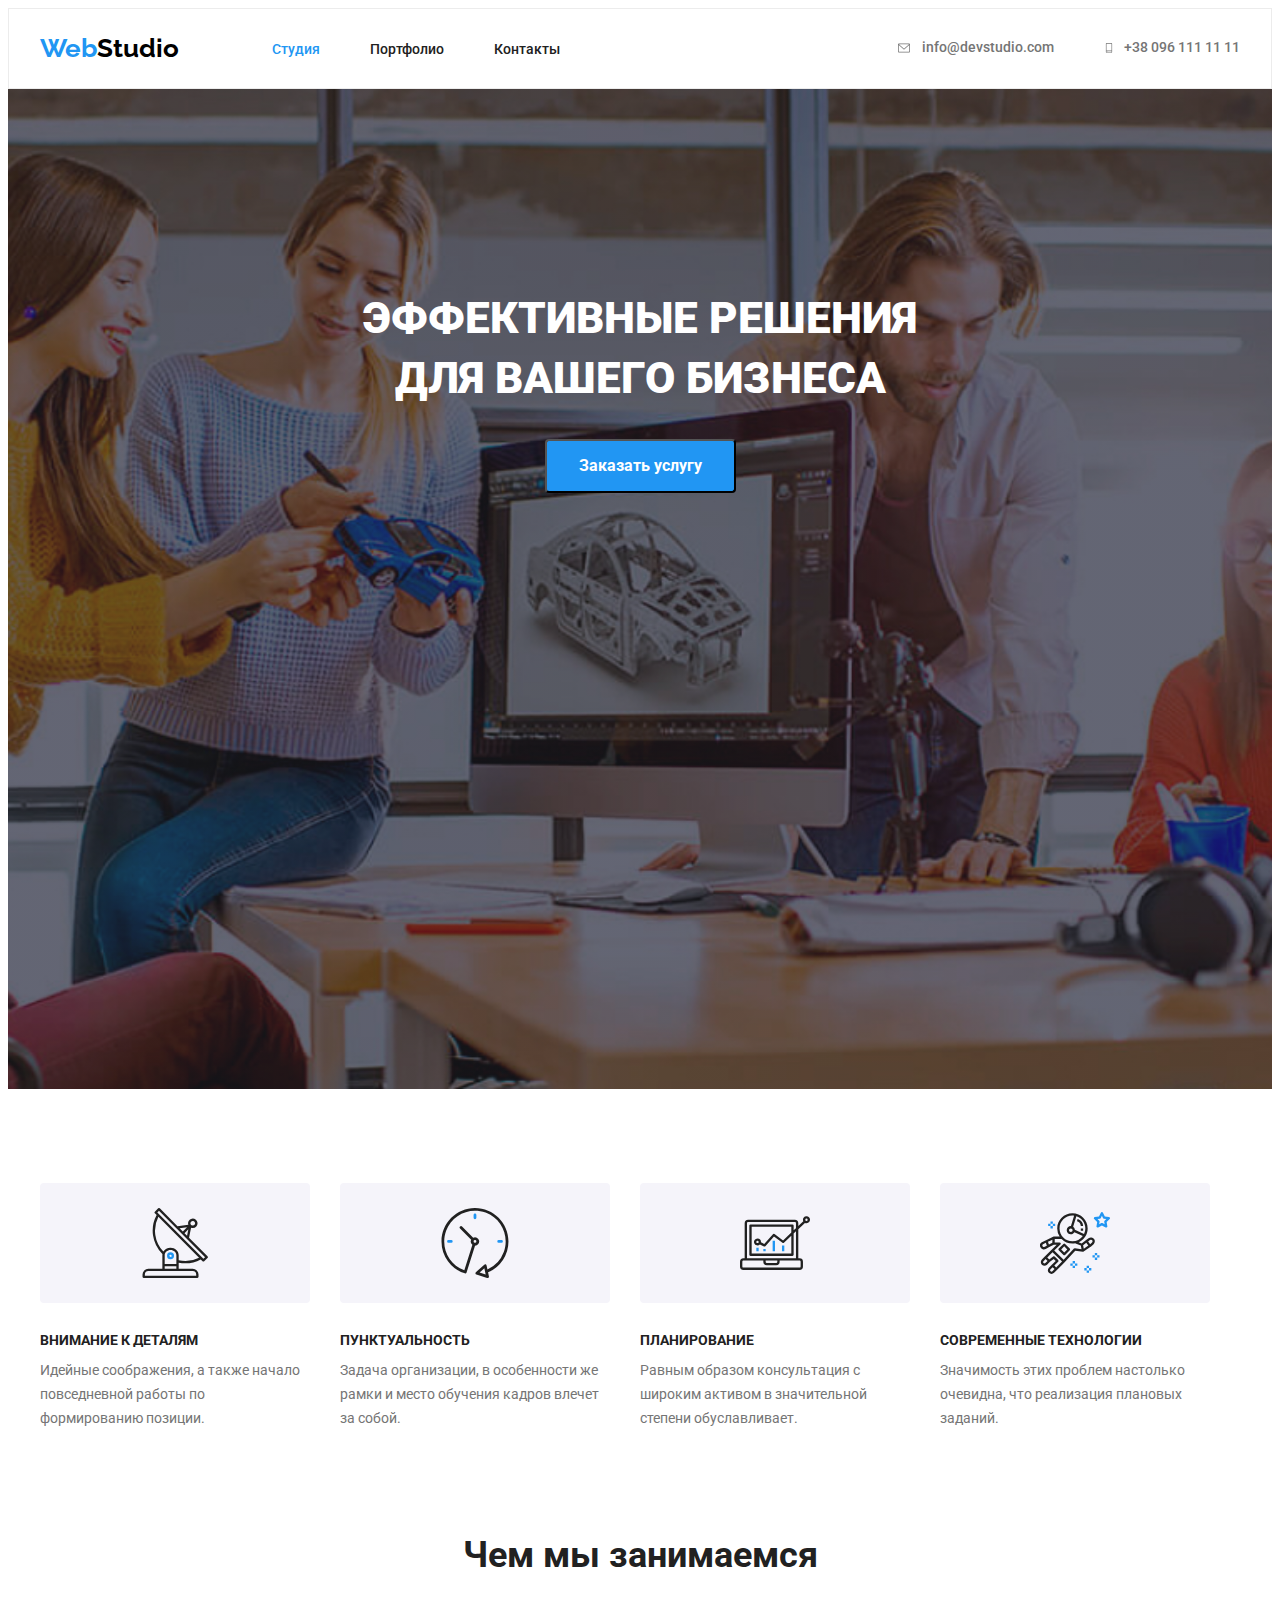
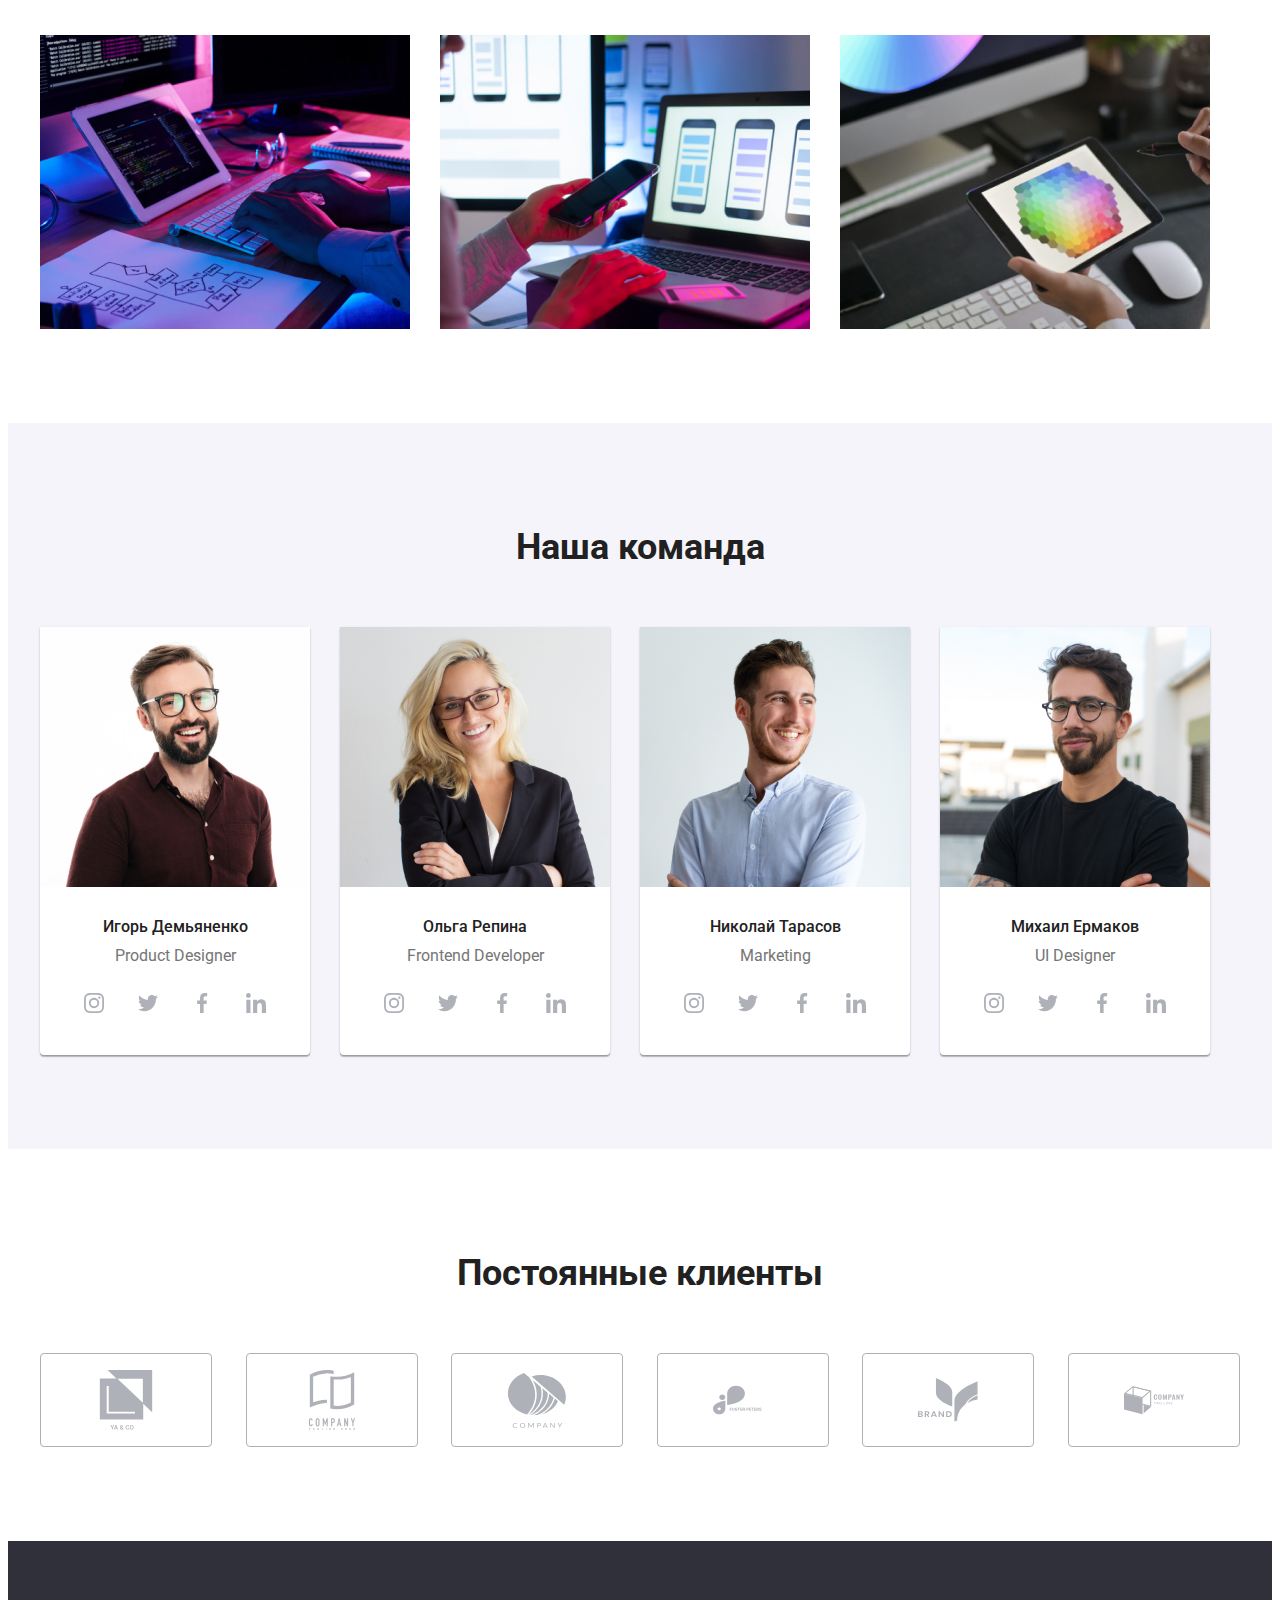
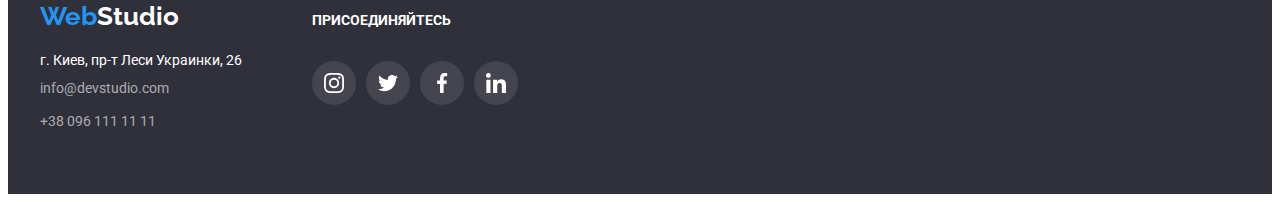
<file: index.html>
<!DOCTYPE html>
<html lang="en">

<head>
    <meta charset="UTF-8">
    <meta http-equiv="X-UA-Compatible" content="IE=edge">
    <meta name="viewport" content="width=device-width, initial-scale=1.0">
    <title>Document</title>
    <link href="https://fonts.googleapis.com/css2?family=Raleway:wght@700&family=Roboto:wght@400;500;700;900&display=swap"
        rel="stylesheet">
    <link rel="stylesheet" href="https://cdnjs.cloudflare.com/ajax/libs/modern-normalize/1.1.0/modern-normalize.min.css"
        integrity="sha512-wpPYUAdjBVSE4KJnH1VR1HeZfpl1ub8YT/NKx4PuQ5NmX2tKuGu6U/JRp5y+Y8XG2tV+wKQpNHVUX03MfMFn9Q=="
        crossorigin="anonymous" referrerpolicy="no-referrer" />
    <link rel="stylesheet" href="./css/styles.css">
</head>

<body>
    <!--Шапка-->
    <header class="header">
    <div class="container main-nav">   
        <nav class="nav">
                <a href="" class="logo">
                    <span>Web</span>Studio
                </a>
            <!-- Навігація-->
            <ul class="site-nav">
                <li class="item"><a href="./index.html" class="link current">
                    Студия</a></li>
                <li class="item"><a href="./portfolio.html" class="link">Портфолио</a></li>
                <li class="item"><a href="" class="link">Контакты</a></li>
            </ul>
        </nav> 
        <!-- Контакти-->
        
        <ul class="contacts-list">
            <!-- Link to e-mail address -->
            <li class="item">
                <a href="mailto:info@devstudio.com" class="link link-icon">
                    <svg class="icon-mail" width="16px" height="12px">
                        <use href="./images/symbol-defs2.svg#icon-envelope"></use>
                    </svg>
            info@devstudio.com
                </a>
            </li>
            <!-- Link to phone number  -->
            <li class="item"><a href="tel:+380961111111" class="link link-icon">
                <svg class="icon-tel" width="10px" height="16px">
                <use href="./images/symbol-defs2.svg#icon-smartphone"></use>
            </svg>
            +38 096 111 11 11</a> </li>
        </ul>
    </div>
    </header>
    <main> 
        <!--Герой-->
        <section class="hero">
            <h1 class="hero-title">Эффективные решения<br> для вашего бизнеса</h1>
            <button type="button" class="button">Заказать услугу</button>
        </section>
        <!--Переваги-->
        <section class="section section-preference">
            <div class="container">
                <ul class="preference">
                    <li class="item">
                        <div class="item-icon">
                            <svg class="icon-antenna" width="70px" height="70px">
                                <use href="./images/symbol-defs2.svg#icon-preference1">
                                </use>  
                            </svg>
                        </div>
                        <h3 class="preference-title">Внимание к деталям</h3>
                        <p class="preference-text">Идейные соображения, а также начало повседневной работы по формированию позиции.</p>
                    </li>

                    <li class="item">
                        <div class="item-icon">
                            <svg class="icon-clock" width="70px" height="70px">
                                <use href="./images/symbol-defs2.svg#icon-preference2">
                                </use>
                            </svg>
                        </div>
                        <h3 class="preference-title">Пунктуальность</h3>
                        <p class="preference-text">Задача организации, в особенности же рамки и место обучения кадров влечет за собой.</p>
                    </li>
                    <li class="item">
                        <div class="item-icon">
                            <svg class="icon-diagram" width="70px" height="70px">
                                <use href="./images/symbol-defs2.svg#icon-preference3">
                                </use>
                            </svg>
                        </div>    
                        <h3 class="preference-title">Планирование</h3>
                        <p class="preference-text">Равным образом консультация с широким активом в значительной степени обуславливает.</p>
                    </li>
                    <li class="item">
                        <div class="item-icon">
                            <svg class="icon-astronaut" width="70px" height="70px">
                                <use href="./images/symbol-defs2.svg#icon-preference4">
                                </use>
                            </svg>
                        </div>
                        <h3 class="preference-title">Современные технологии</h3>
                        <p class="preference-text">Значимость этих проблем настолько очевидна, что реализация плановых заданий.</p>
                    </li>
                </ul>
            </div>
        </section>
        <!--Чем мы занимаемся-->
        <section class="section ">
            <div class="container">
                <h2 class="section-title">Чем мы занимаемся</h2>
                <ul class="work">
                    <li class="item">
                        <img src="./images/img1.jpg" alt="" width="370">
                    </li>
                    <li class="item">
                        <img src="./images/img2.jpg" alt="" width="370">
                    </li>
                    <li class="item">
                        <img src="./images/img3.jpg" alt="" width="370">
                    </li>
                </ul>
            </div>
        </section> 
        <!--Наша команда-->
        <section class="section section-team">
            <div class="container">
                <h2 class="section-title">Наша команда</h2>
                <ul class="section-list">
                    <li class="item box-shadow">
                        <img src="./images/img4.jpg" alt="Игорь Демьяненко" width="270"> 
                        <div class="item-box">
                            <h3 class="title-list">Игорь Демьяненко</h3>
                            <p class="title-text">Product Designer</p>
                            <ul class="social-list">
                              <li>
                                  <a href="" class="social-link">
                                        <svg class="social-icon" >
                                            <use href="./images/symbol-defs2.svg#icon-instagram">
                                            </use>
                                        </svg>
                                    </a>
                              </li> 
                              <li>
                                <a href="" class="social-link">
                                    <svg class="social-icon" >
                                        <use href="./images/symbol-defs2.svg#icon-twitter">
                                        </use>
                                    </svg>
                                </a>
                              </li>
                              <li>
                                <a href="" class="social-link">
                                    <svg class="social-icon" >
                                        <use href="./images/symbol-defs2.svg#icon-facebook">
                                        </use>
                                    </svg>
                                </a>
                              </li>
                              <li>
                                <a href="" class="social-link">
                                    <svg class="social-icon" >
                                        <use href="./images/symbol-defs2.svg#icon-linkedin">
                                        </use>
                                    </svg>
                                </a>
                              </li>
                            </ul>
                        </div>
                    </li>
                    <li class="item box-shadow">
                        <img src="./images/img5.jpg" alt="Ольга Репина" width="270">
                        <div class="item-box">
                            <h3 class="title-list">Ольга Репина</h3>
                            <p class="title-text">Frontend Developer</p>
                            <ul class="social-list">
                                <li>
                                    <a href="" class="social-link">
                                        <svg class="social-icon" >
                                            <use href="./images/symbol-defs2.svg#icon-instagram">
                                            </use>
                                        </svg>
                                    </a>
                                </li>
                                <li>
                                    <a href="" class="social-link">
                                        <svg class="social-icon" >
                                            <use href="./images/symbol-defs2.svg#icon-twitter">
                                            </use>
                                        </svg>
                                    </a>
                                </li>
                                <li>
                                    <a href="" class="social-link">
                                        <svg class="social-icon" >
                                            <use href="./images/symbol-defs2.svg#icon-facebook">
                                            </use>
                                        </svg>
                                    </a>
                                </li>
                                <li>
                                    <a href="" class="social-link">
                                        <svg class="social-icon" >
                                            <use href="./images/symbol-defs2.svg#icon-linkedin">
                                            </use>
                                        </svg>
                                    </a>
                                </li>
                            </ul>
                        </div>
                    </li>
                    <li class="item box-shadow">
                        <img src="./images/img6.jpg" alt="Николай Тарасов" width="270">
                        <div class="item-box">
                            <h3 class="title-list">Николай Тарасов</h3>
                            <p class="title-text">Marketing</p>
                            <ul class="social-list">
                                <li>
                                    <a href="" class="social-link">
                                        <svg class="social-icon" >
                                            <use href="./images/symbol-defs2.svg#icon-instagram">
                                            </use>
                                        </svg>
                                    </a>
                                </li>
                                <li>
                                    <a href="" class="social-link">
                                        <svg class="social-icon" >
                                            <use href="./images/symbol-defs2.svg#icon-twitter">
                                            </use>
                                        </svg>
                                    </a>
                                </li>
                                <li>
                                    <a href="" class="social-link">
                                        <svg class="social-icon" >
                                            <use href="./images/symbol-defs2.svg#icon-facebook">
                                            </use>
                                        </svg>
                                    </a>
                                </li>
                                <li>
                                    <a href="" class="social-link">
                                        <svg class="social-icon" >
                                            <use href="./images/symbol-defs2.svg#icon-linkedin">
                                            </use>
                                        </svg>
                                    </a>
                                </li>
                            </ul>
                        </div>
                    </li>
                    <li class="item box-shadow">
                        <img src="./images/img7.jpg" alt="Михаил Ермаков" width="270">
                        <div class="item-box">
                            <h3 class="title-list">Михаил Ермаков</h3>
                            <p class="title-text">UI Designer</p>
                            <ul class="social-list">
                                <li>
                                    <a href="" class="social-link">
                                        <svg class="social-icon" >
                                            <use href="./images/symbol-defs2.svg#icon-instagram">
                                            </use>
                                        </svg>
                                    </a>
                                </li>
                                <li>
                                    <a href="" class="social-link">
                                        <svg class="social-icon" >
                                            <use href="./images/symbol-defs2.svg#icon-twitter">
                                            </use>
                                        </svg>
                                    </a>
                                </li>
                                <li>
                                    <a href="" class="social-link">
                                        <svg class="social-icon" >
                                            <use href="./images/symbol-defs2.svg#icon-facebook">
                                            </use>
                                        </svg>
                                    </a>
                                </li>
                                <li>
                                    <a href="" class="social-link">
                                        <svg class="social-icon" >
                                            <use href="./images/symbol-defs2.svg#icon-linkedin">
                                            </use>
                                        </svg>
                                    </a>
                                </li>
                            </ul>
                        </div>
                    </li> 
                </ul>
            </div>
        </section>
        <!--Постоянные клиенты--> 
        <section class="section">
            <div class="container">
                <h2 class="section-title">Постоянные клиенты</h2>
                <ul class="clients-list">
                    <li class="clients-item">
                        <a href="" class="clients-link">
                            <svg class="client-icon" >
                                <use href="./images/symbol-defs2.svg#icon-company1"> 
                                </use>
                            </svg>
                        </a>
                    </li>
                    <li class="clients-item">
                        <a href="" class="clients-link">
                            <svg class="client-icon">
                                <use href="./images/symbol-defs2.svg#icon-company2">
                                </use>
                            </svg>
                        </a>
                    </li>
                    <li class="clients-item">
                        <a href="" class="clients-link">
                            <svg class="client-icon">
                                <use href="./images/symbol-defs2.svg#icon-company3">
                                </use>
                            </svg>
                        </a>
                    </li>
                    <li class="clients-item">
                        <a href="" class="clients-link">
                            <svg class="client-icon">
                                <use href="./images/symbol-defs2.svg#icon-company4">
                                </use>
                            </svg>
                        </a>
                    </li>
                    <li class="clients-item">
                        <a href="" class="clients-link">
                            <svg class="client-icon">
                                <use href="./images/symbol-defs2.svg#icon-company5">
                                </use>
                            </svg>
                        </a>
                    </li>
                    <li class="clients-item">
                        <a href="" class="clients-link">
                            <svg class="client-icon">
                                <use href="./images/symbol-defs2.svg#icon-company6">
                                </use>
                            </svg>
                        </a>
                    </li>
                </ul>
            </div>
        </section>
    </main>

    <footer class="footer">
        <div class="container footer-container">
            <div class="contacts-conainer">
            <a href="" class="logo-footer">
                <span >Web</span>Studio
            </a>
            <address class="address">г. Киев, пр-т Леси Украинки, 26</address>
            <ul class="contacts">
                <!-- Link to e-mail address -->
                <li><a href="mailto:info@devstudio.com" class="link">info@devstudio.com</a></li>
                <!-- Link to phone number  -->
                <li class="item"><a href="tel:+380961111111" class="link">+38 096 111 11 11</a> </li>
            </ul>
            </div>
            <div class="social-container">
            <h3 class="footer-title-link">присоединяйтесь</h3>
            <ul class="social-list footer-list">
                <li class="social-item">
                    <a href="" class="social-link footer-link">
                        <svg class="social-icon icon-footer">
                            <use href="./images/symbol-defs2.svg#icon-instagram">
                            </use>
                        </svg>
                    </a>
                </li>
                <li class="social-item">
                    <a href="" class="social-link footer-link">
                        <svg class="social-icon icon-footer">
                            <use href="./images/symbol-defs2.svg#icon-twitter">
                            </use>
                        </svg>
                    </a>
                </li>
                <li class="social-item">
                    <a href="" class="social-link footer-link">
                        <svg class="social-icon icon-footer">
                            <use href="./images/symbol-defs2.svg#icon-facebook">
                            </use>
                        </svg>
                    </a>
                </li>
                <li class="social-item">
                    <a href="" class="social-link footer-link">
                        <svg class="social-icon icon-footer">
                            <use href="./images/symbol-defs2.svg#icon-linkedin">
                            </use>
                        </svg>
                    </a>
                </li>
            </ul>
            </div>
        </div>
    </footer>


</body>

</html>
</file>
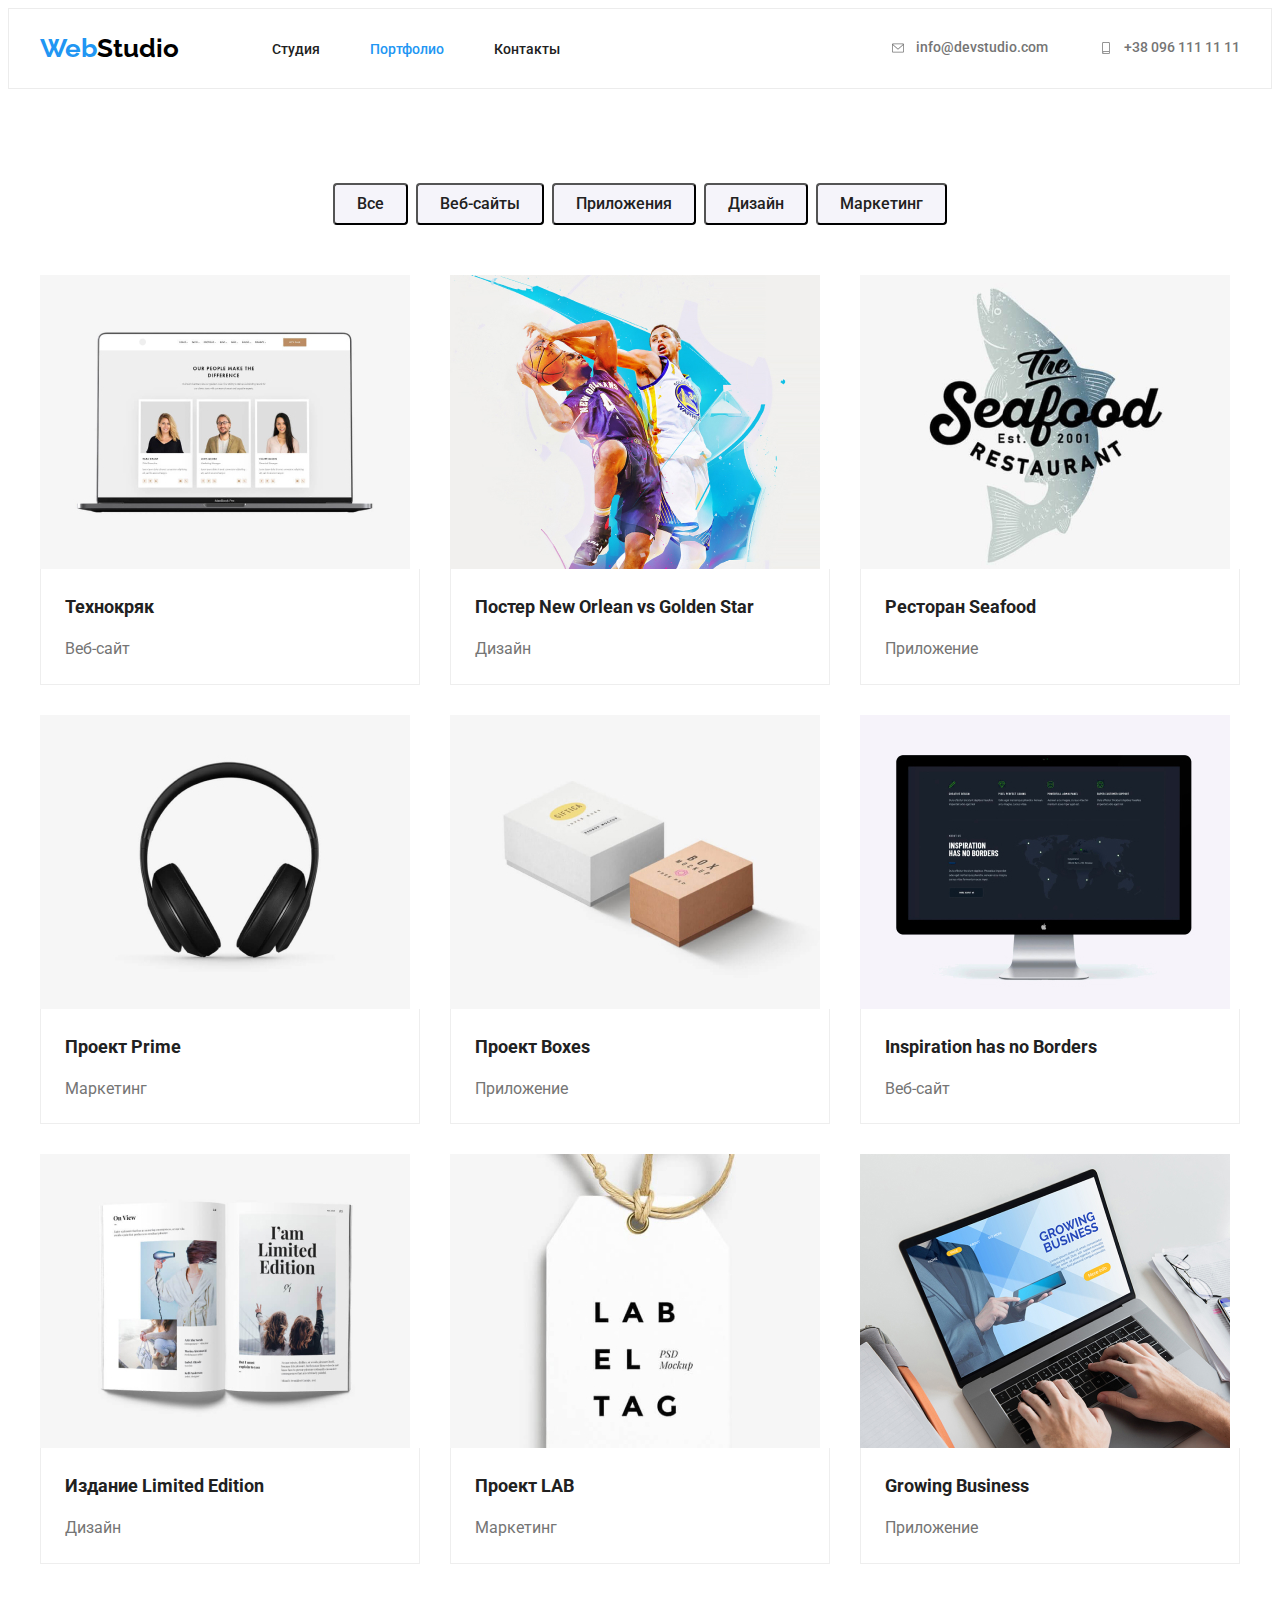
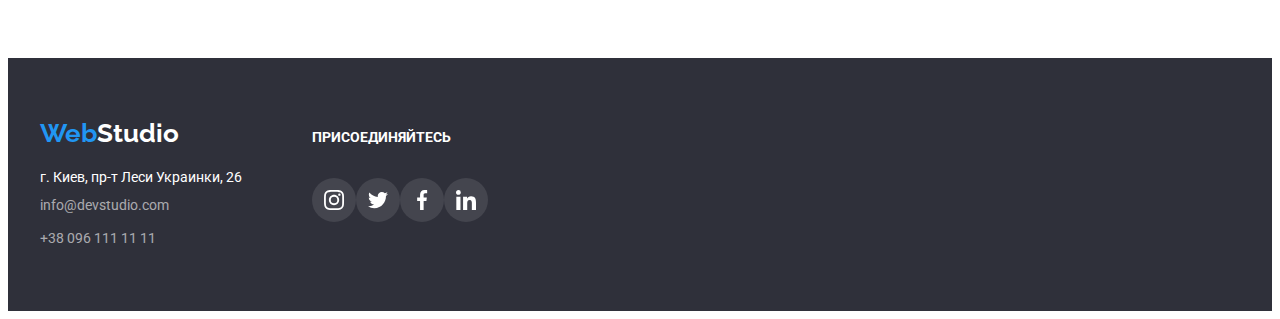
<file: portfolio.html>
<!DOCTYPE html>
<html lang="en">

<head>
    <meta charset="UTF-8">
    <meta http-equiv="X-UA-Compatible" content="IE=edge">
    <meta name="viewport" content="width=device-width, initial-scale=1.0">
    <title>Document</title>
    <link
        href="https://fonts.googleapis.com/css2?family=Raleway:wght@700&family=Roboto:wght@400;500;700;900&display=swap"
        rel="stylesheet">
        <link rel="stylesheet" href="https://cdnjs.cloudflare.com/ajax/libs/modern-normalize/1.1.0/modern-normalize.min.css"
            integrity="sha512-wpPYUAdjBVSE4KJnH1VR1HeZfpl1ub8YT/NKx4PuQ5NmX2tKuGu6U/JRp5y+Y8XG2tV+wKQpNHVUX03MfMFn9Q=="
            crossorigin="anonymous" referrerpolicy="no-referrer" />
    <link rel="stylesheet" href="./css/styles.css">
</head>

<body class="portfolio">
    <!--Шапка-->
    <header class="header">
        <div class="container main-nav">
            <nav class="nav">
                <a href="" class="logo">
                    <span>Web</span>Studio
                </a>
                <!-- Навігація-->
                <ul class="site-nav">
                    <li class="item"><a href="./index.html" class="link ">
                            Студия</a></li>
                    <li class="item"><a href="./portfolio.html" class="link current">Портфолио</a></li>
                    <li class="item"><a href="" class="link">Контакты</a></li>
                </ul>
            </nav>
            <!-- Контакти-->
    
            <ul class="contacts-list">
                <!-- Link to e-mail address -->
                <li class="item">
                    <a href="mailto:info@devstudio.com" class="link link-icon">
                        <svg class="icon-mail" width="16" height="12">
                            <use href="./images/symbol-defs2.svg#icon-envelope"></use>
                        </svg>
                        info@devstudio.com
                    </a>
                </li>
                <!-- Link to phone number  -->
                <li class="item"><a href="tel:+380961111111" class="link link-icon">
                        <svg class="icon-tel" width="16" height="12">
                            <use href="./images/symbol-defs2.svg#icon-smartphone"></use>
                        </svg>
                        +38 096 111 11 11</a> </li>
            </ul>
        </div>
    </header>
    <main >
        <section class="section" >
            <div class="container">
            <ul class="button-list">
                <li class="item"><button type="button" class="button">Все</button></li>
                <li class="item"><button type="button" class="button">Веб-сайты</button></li>
                <li class="item"><button type="button" class="button">Приложения</button></li>
                <li class="item"><button type="button" class="button">Дизайн</button></li>
                <li class="item"><button type="button" class="button">Маркетинг</button></li>
            </ul>
            <ul class="img-list">
                <li class="item portfolio-item">
                    <a href="" class="link-card">
                            <img src="./images/portfolio1.jpg" alt="" width="370px">
                        <div class="card">    
                            <h3 class="title">Технокряк</h3>
                            <p class="text">Веб-сайт</p>
                        </div>
                    </a>
                </li>
                <li class="item portfolio-item">
                    <a href="" class="link-card">
                            <img src="./images/portfolio2.jpg" alt="" width="370px">
                        <div class="card">
                            <h3 class="title">Постер New Orlean vs Golden Star</h3>
                            <p class="text">Дизайн</p>
                        </div>
                    </a>
                </li>
                <li class="item portfolio-item">
                    <a href="" class="link-card">
                        <img src="./images/portfolio3.jpg" alt="" width="370px">
                        <div class="card">
                            <h3 class="title">Ресторан Seafood</h3>
                            <p class="text">Приложение</p>
                        </div>
                    </a>
                </li>
                <li class="item portfolio-item">
                    <a href="" class="link-card">
                        <img src="./images/portfolio4.jpg" alt="" width="370px">
                        <div class="card">
                            <h3 class="title">Проект Prime</h3>
                            <p class="text">Маркетинг</p>
                        </div>
                    </a>
                </li>
                <li class="item portfolio-item">
                    <a href="" class="link-card">
                        <img src="./images/portfolio5.jpg" alt="" width="370px">
                        <div class="card">
                            <h3 class="title">Проект Boxes</h3>
                            <p class="text">Приложение</p>
                        </div>
                    </a>
                </li>
                <li class="item portfolio-item">
                    <a href="" class="link-card">
                        <img src="./images/portfolio6.jpg" alt="" width="370px">
                        <div class="card">
                            <h3 class="title">Inspiration has no Borders</h3>
                            <p class="text">Веб-сайт</p>
                        </div>
                    </a>
                </li>
                <li class="item portfolio-item">
                    <a href="" class="link-card">
                        <img src="./images/portfolio7.jpg" alt="" width="370px">
                        <div class="card">
                            <h3 class="title">Издание Limited Edition</h3>
                            <p class="text">Дизайн</p>
                        </div>
                    </a>
                </li>
                <li class="item portfolio-item">
                    <a href="" class="link-card">
                        <img src="./images/portfolio8.jpg" alt="" width="370px">
                        <div class="card">
                            <h3 class="title">Проект LAB</h3>
                            <p class="text">Маркетинг</p>
                        </div>
                    </a>
                </li>
                <li class="item portfolio-item">
                    <a href="" class="link-card">
                        <img src="./images/portfolio9.jpg" alt="" width="370px">
                        <div class="card">
                            <h3 class="title">Growing Business</h3>
                            <p class="text">Приложение</p>
                        </div>
                    </a>
                </li>
            </ul>
            </div>
        </section>

    </main>


    <footer class="footer">
        <div class="container footer-container">
            <div class="contacts-conainer">
                <a href="" class="logo-footer">
                    <span>Web</span>Studio
                </a>
                <address class="address">г. Киев, пр-т Леси Украинки, 26</address>
                <ul class="contacts">
                    <!-- Link to e-mail address -->
                    <li><a href="mailto:info@devstudio.com" class="link">info@devstudio.com</a></li>
                    <!-- Link to phone number  -->
                    <li class="item"><a href="tel:+380961111111" class="link">+38 096 111 11 11</a> </li>
                </ul>
            </div>
            <div class="social-container">
                <h3 class="footer-title-link">присоединяйтесь</h3>
                <ul class="social-list footer-list">
                    <li>
                        <a href="" class="social-link footer-link">
                            <svg class="social-icon icon-footer">
                                <use href="./images/symbol-defs2.svg#icon-instagram">
                                </use>
                            </svg>
                        </a>
                    </li>
                    <li>
                        <a href="" class="social-link footer-link">
                            <svg class="social-icon icon-footer">
                                <use href="./images/symbol-defs2.svg#icon-twitter">
                                </use>
                            </svg>
                        </a>
                    </li>
                    <li>
                        <a href="" class="social-link footer-link">
                            <svg class="social-icon icon-footer">
                                <use href="./images/symbol-defs2.svg#icon-facebook">
                                </use>
                            </svg>
                        </a>
                    </li>
                    <li>
                        <a href="" class="social-link footer-link">
                            <svg class="social-icon icon-footer">
                                <use href="./images/symbol-defs2.svg#icon-linkedin">
                                </use>
                            </svg>
                        </a>
                    </li>
                </ul>
            </div>
        </div>
    </footer>

    
    
    </body>
    
    </html>
</file>
<file: css/styles.css>
:root {
  --primery-text-color: #757575;
  --secondary-text-color: #212121;
  --accent-color: #2196f3;
  --black-color: #000000;
  --white-color: #ffffff;
  --primery-color-bg: #ffffff;
  --secondary-color-bg: #2f303a;
  --additional-bg-color: #f5f4fa;
  --focus-button-color: #188ce8;
  --address-color: rgba(255, 255, 255, 0.6);
  --card-set-gap: 30px;
}
/* основний колір тексту   color: #757575;  */
/*другорядний колір тексту color: #212121; */
/*акцент  #2196F3; */
/*білий колір color: #FFFFFF; */
/*чоний колір #000000; */
/*основний колір фону: #2f303a;*/
/*другорядний колір фону: #E5E5E5;*/
/* додатковий колір фону: #f5f4fa; */
/*колір фокусу кнопки: #188ce8;*/
/*колір адресу: rgba(255, 255, 255, 0.6);*/

/*марджин для сітки в портфоліо: 30px*/
body {
  background: var(--primery-color-bg);
  color: var(--primery-text-color);

  font-family: Roboto, sans-serif;
}
.container {
  margin-left: auto;
  margin-right: auto;
  width: 1200px;
  padding-left: 15px;
  padding-right: 15px;
}
ul {
  padding: 0;
  margin: 0;
  list-style: none;
}
.section {
  padding-top: 94px;
  padding-bottom: 94px;
}

h1,
h2,
h3,
h4,
h5,
h6,
p {
  margin: 0;
}
img {
  display: block;
}
.logo {
  text-decoration: none;
  font-family: Raleway;
  font-weight: 700;
  font-size: 26px;
  line-height: 1.19;
  color: var(--black-color);
}

.logo > span {
  color: var(--accent-color);
}
.header {
  padding-top: 24px;
  padding-bottom: 24px;
  border: 1px solid #ececec;
}
/*Навігація*/
.main-nav {
  display: flex;
  align-items: center;
}
.nav {
  display: flex;
  align-items: center;
}
.site-nav {
  display: flex;
  margin-left: 93px;
}

.site-nav .item + .item {
  margin-left: 50px;
}
.site-nav .link {
  text-decoration: none;
  font-weight: 500;
  font-size: 14px;
  line-height: 1.14;
  color: var(--secondary-text-color);
}

.site-nav .link:focus,
.site-nav .link:hover {
  color: var(--accent-color);
}
.site-nav .link.current {
  color: var(--accent-color);
}
/*Контакти*/

.icon-mail,
.icon-tel {
  margin-right: 10px;
  fill: var(--primery-text-color);
}
.link-icon:hover .icon-tel,
.link-icon:focus .icon-tel,
.link-icon:hover .icon-mail,
.link-icon:focus .icon-mail {
  fill: var(--accent-color);
}
.link-icon {
  display: flex;
  align-items: center;
}
.contacts-list {
  display: flex;
  margin-left: auto;
}
.contacts-list .item + .item {
  margin-left: 50px;
}

.contacts-list .link {
  text-decoration: none;
  font-weight: 500;
  font-size: 14px;
  line-height: 1.14;
  color: var(--primery-text-color);
}
.contacts-list .link:hover,
.contacts-list .link:focus {
  color: var(--accent-color);
}

/*Герой*/
.hero {
  padding-top: 200px;
  padding-bottom: 200px;
  background-color: var(--secondary-color-bg);
  text-align: center;
  max-width: 1600px;
  height: 600px;
  margin-left: auto;
  margin-right: auto;
  background-image: linear-gradient(
      to right,
      rgba(47, 48, 58, 0.4),
      rgba(47, 48, 58, 0.4)
    ),
    url(../images/bghero.jpg);
  background-repeat: no-repeat;
  background-position: center;
  background-size: cover;
}
.hero-title {
  margin-bottom: 30px;
  margin-top: 0;

  font-weight: 900;
  font-size: 44px;
  line-height: 1.36;
  text-transform: uppercase;
  color: var(--white-color);
}
.button {
  display: inline-block;
  border-radius: 4px;
  padding: 10px 32px;

  font-family: inherit;
  font-weight: bold;
  font-size: 16px;
  line-height: 1.88;
  color: var(--white-color);
  background: var(--accent-color);
  cursor: pointer;
}
.button:hover,
.button:focus {
  background: var(--focus-button-color);
}
/*Переваги*/
.section-preference {
  padding-bottom: 0;
}

.preference {
  display: flex;
}
.preference .item {
  width: 270px;
  margin-right: 30px;
}
.preference .item:nth-child(4n) {
  margin-right: 0;
}

.preference .preference-title {
  margin-top: 0;
  margin-bottom: 10px;
  font-size: 14px;
  line-height: 1.14;
  text-transform: uppercase;
  color: var(--secondary-text-color);
}
.preference .preference-text {
  margin-top: 0;
  margin-bottom: 0;
  font-size: 14px;
  line-height: 1.71;
}

.item-icon {
  display: flex;
  justify-content: center;
  align-items: center;
  margin-bottom: 30px;
  width: 270px;
  height: 120px;
  background-color: var(--additional-bg-color);
  border-radius: 4px;
}

/*Чем мы занимаемся*/
.work {
  display: flex;
}
.work .item {
  margin-right: 30px;
}
.work .item:nth-child(3n) {
  margin-right: 0;
}
.section-title {
  margin-top: 0;
  margin-bottom: 50px;
  font-size: 36px;
  line-height: 1.67;
  text-align: center;
  color: var(--secondary-text-color);
}
/*Наша команда*/
.section-team {
  background: var(--additional-bg-color);
}
.section-list {
  display: flex;
}
.section-list .item {
  margin-right: 30px;
  background-color: var(--white-color);
}
.section-list .item:nth-child(4n) {
  margin-right: 0;
}
.item-box {
  padding: 30px 32px;
}
.section-list .title-list {
  margin-top: 0;
  margin-bottom: 10px;
  font-weight: 500;
  font-size: 16px;
  line-height: 1.19;
  text-align: center;
  color: var(--secondary-text-color);
}
.section-list .title-text {
  margin-top: 0;
  margin-bottom: 0;
  font-size: 16px;
  line-height: 1.19;
  text-align: center;
}
.social-list {
  display: flex;
  width: 100%;
  justify-content: space-between;
  margin-top: 16px;
}
.social-link {
  height: 44px;
  width: 44px;
  background-color: #ffffff;
  border-radius: 50%;
  display: flex;
  align-items: center;
  justify-content: center;
}
.social-link .social-icon {
  height: 20px;
  fill: #afb1b8;
}
.social-link:hover .social-icon,
.social-link:focus .social-icon {
  fill: #ffffff;
}
.social-link:hover,
.social-link:focus {
  background-color: var(--accent-color);
}
.box-shadow {
  box-shadow: 0px 1px 3px rgba(0, 0, 0, 0.12), 0px 1px 1px rgba(0, 0, 0, 0.14),
    0px 2px 1px rgba(0, 0, 0, 0.2);
  border-radius: 0px 0px 4px 4px;
}
/*Постоянные клиенты*/
.clients-list {
  display: flex;
  justify-content: space-between;
}
.clients-item {
  display: flex;
  display: block;
}

.clients-link {
  outline: none;
  display: flex;
  border: 1px solid #afb1b8;
  border-radius: 4px;
  width: 170px;
  height: 92px;
  align-items: center;
  justify-content: center;
}
.clients-link:hover,
.clients-link:focus {
  border: 1px solid var(--accent-color);
}
.client-icon {
  display: block;
  width: 106px;
  height: 60px;
  fill: #afb1b8;
}
.clients-link:hover .client-icon,
.clients-link:focus .client-icon {
  fill: var(--accent-color);
}
/*Футер*/
.footer {
  background: var(--secondary-color-bg);
  padding-top: 60px;
  padding-bottom: 60px;
}
.logo-footer {
  font-family: Raleway;
  font-weight: 700;
  font-size: 26px;
  line-height: 1.19;
  color: var(--white-color);
  text-decoration: none;
}

.logo-footer > span {
  color: var(--accent-color);
}
.address {
  font-style: normal;
  font-weight: 400;
  font-size: 14px;
  line-height: 1.17;
  color: var(--white-color);
  margin-top: 20px;
}
.contacts {
  margin-top: 9px;
}
.contacts .item {
  margin-top: 9px;
}
.contacts .link {
  text-decoration: none;
  font-size: 14px;
  line-height: 1.71;
  color: var(--address-color);
}
.footer-title-link {
  font-weight: 700px;
  color: #ffffff;
  font-size: 14px;
  line-height: 1.14;
  text-transform: uppercase;
}
.footer-container {
  display: flex;
  align-items: baseline;
}
.social-container {
  margin-left: 70px;
}
.footer-list {
  margin-top: 32px;
  padding: 0;
}
.footer-list .social-item {
  margin-right: 10px;
}
.footer-list .social-item:nth-child(4n) {
  margin-right: 0;
}
.social-link .icon-footer {
  fill: #ffffff;
}
.footer-link {
  background-color: rgba(255, 255, 255, 0.1);
}
.footer-link:hover,
.footer-link:focus {
  background-color: #2196f3;
}
.footer-link:hover .icon-footer,
.footer-link:focus .icon-footer {
  fill: #ffffff;
}
/*portfolio*/
.button-list {
  display: flex;
  justify-content: center;
  margin-bottom: 50px;
}
.button-list .item {
  margin-right: 8px;
}
.button-list .item:last-child {
  margin-right: 0;
}
.button-list .button {
  font-family: inherit;
  font-weight: 500;
  font-size: 16px;
  line-height: 1.62;
  color: var(--secondary-text-color);
  background: var(--additional-bg-color);
  cursor: pointer;
  text-align: center;
  padding: 6px 22px;
}

.button-list .button:hover,
.button-list .button:focus {
  background: var(--accent-color);
  color: var(--white-color);
  box-shadow: 0px 3px 1px rgba(0, 0, 0, 0.1), 0px 1px 2px rgba(0, 0, 0, 0.08),
    0px 2px 2px rgba(0, 0, 0, 0.12);
  border-radius: 4px;
}
.img-list .link {
  text-decoration: none;
}

.img-list .title {
  font-size: 18px;
  line-height: 2;
  color: var(--secondary-text-color);
}

.img-list .text {
  font-size: 16px;
  line-height: 1.86;
  color: var(--primery-text-color);
}

.img-list {
  display: flex;
  flex-wrap: wrap;
  margin-top: calc(-1 * var(--card-set-gap));
  margin-left: calc(-1 * var(--card-set-gap));
}
.img-list .item {
  flex-basis: calc(100% / 3 - var(--card-set-gap));
  margin-top: var(--card-set-gap);
  margin-left: var(--card-set-gap);
}
.link-card {
  display: block;
  text-decoration: none;
  outline: none;
}
.link-card:hover,
.link-card:focus {
  box-shadow: 0px 1px 1px rgba(0, 0, 0, 0.12), 0px 4px 4px rgba(0, 0, 0, 0.06),
    1px 4px 6px rgba(0, 0, 0, 0.16);
}
.card {
  padding: 20px 24px;
  border-left: 1px solid #eeeeee;
  border-right: 1px solid #eeeeee;
  border-bottom: 1px solid #eeeeee;
}
.card .title {
  margin: 0 0 9px 0;
}
</file>
